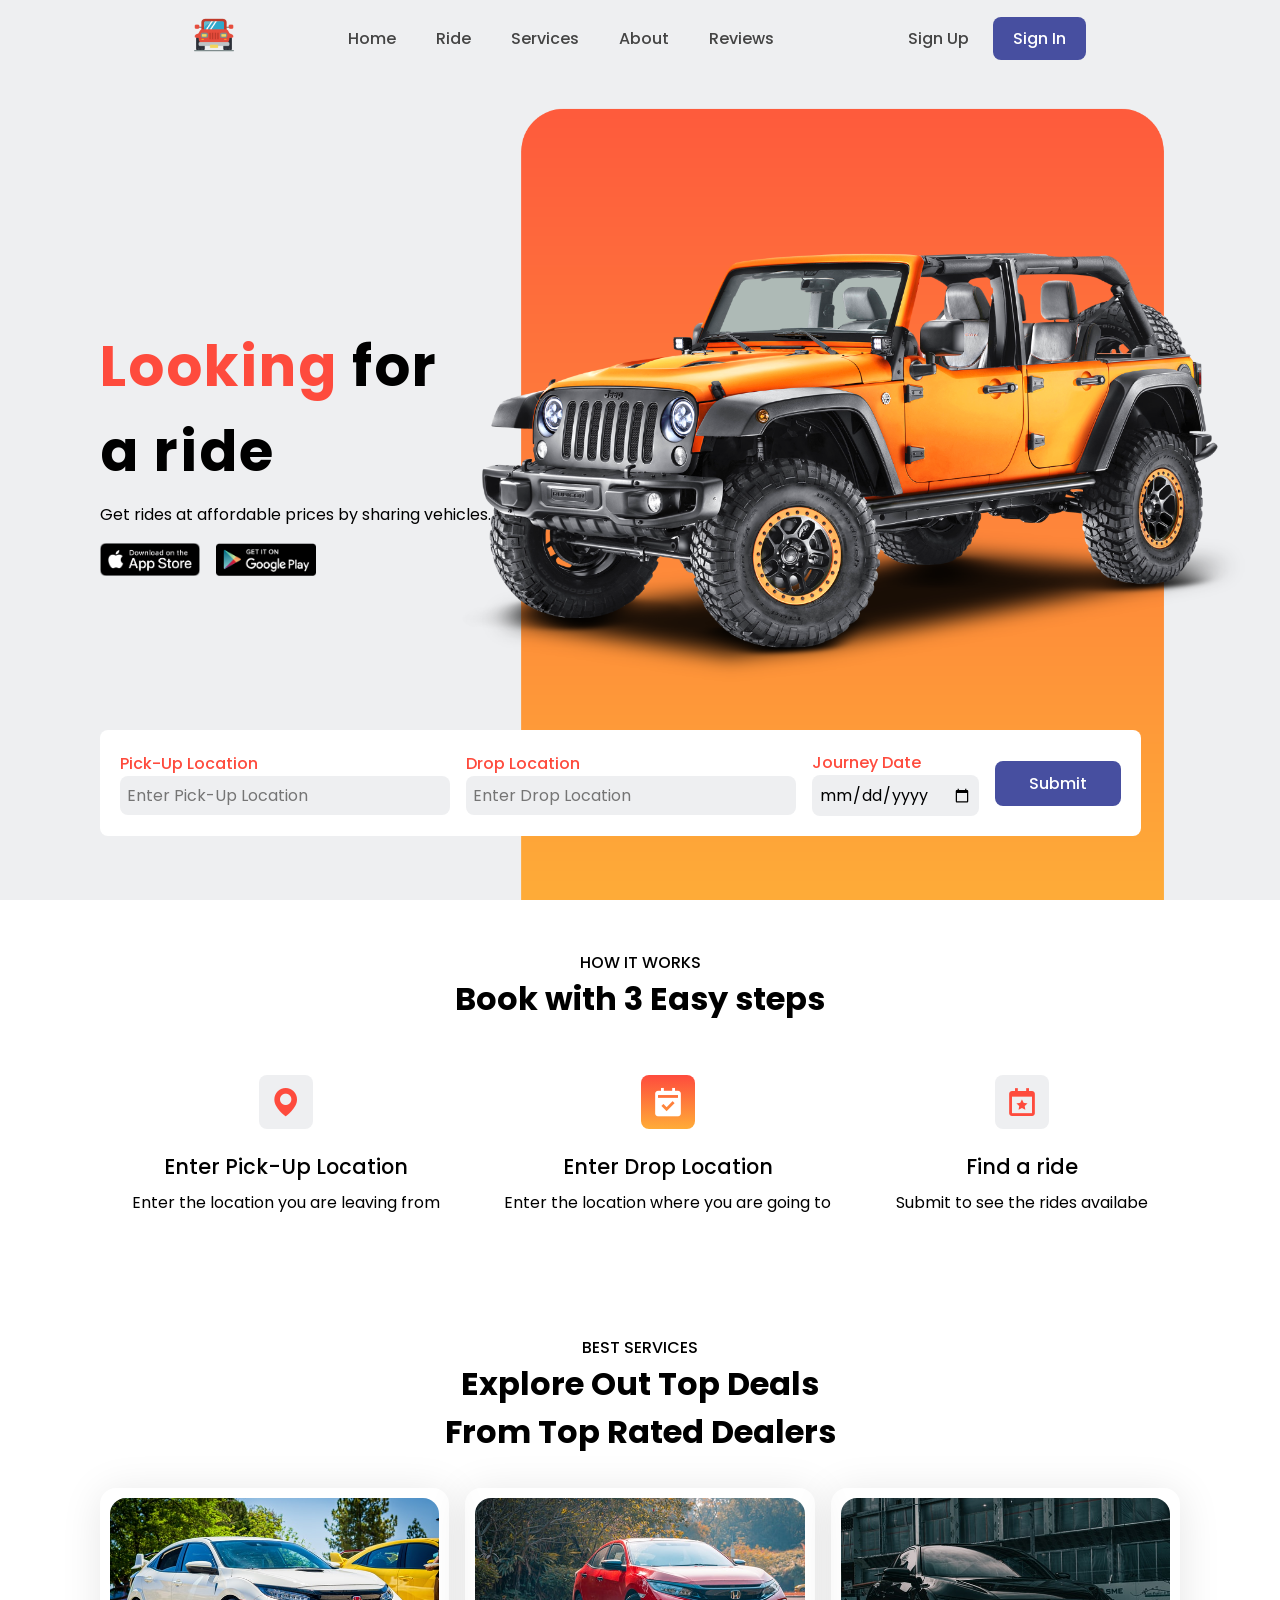
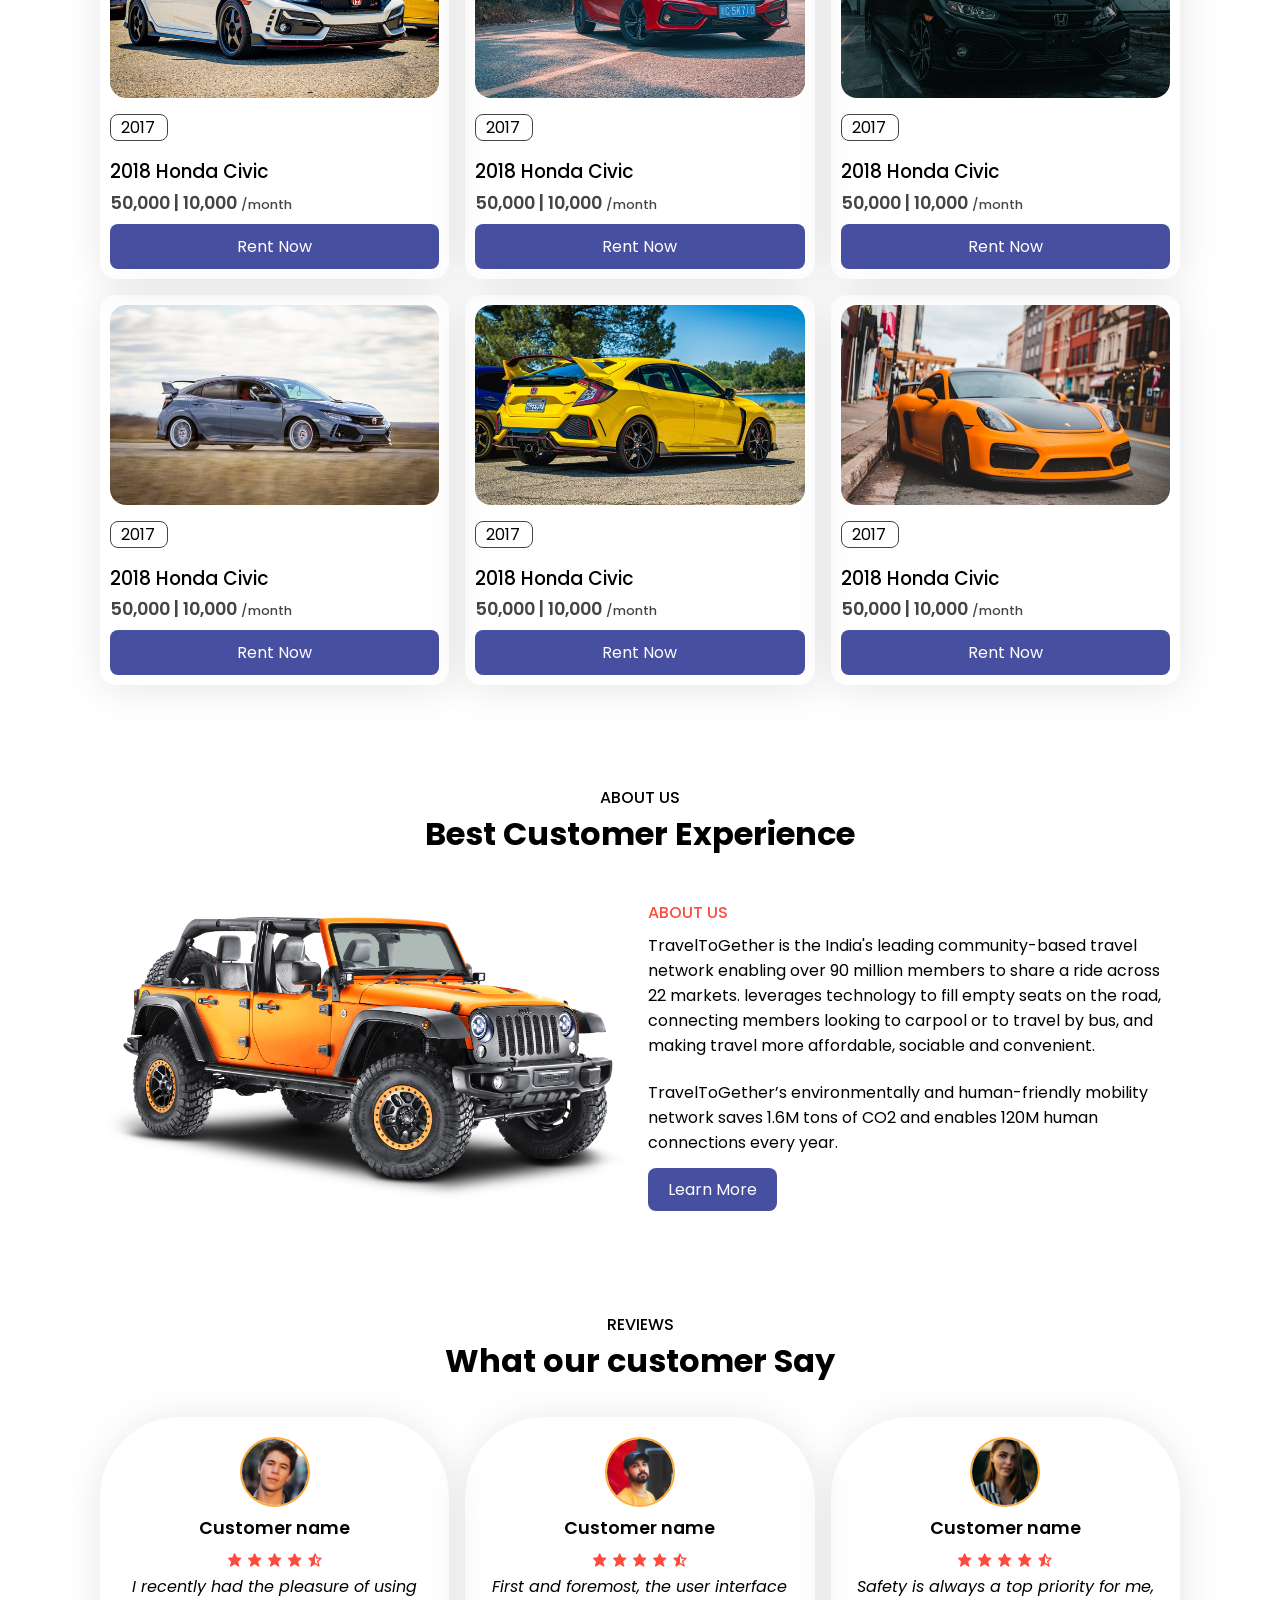
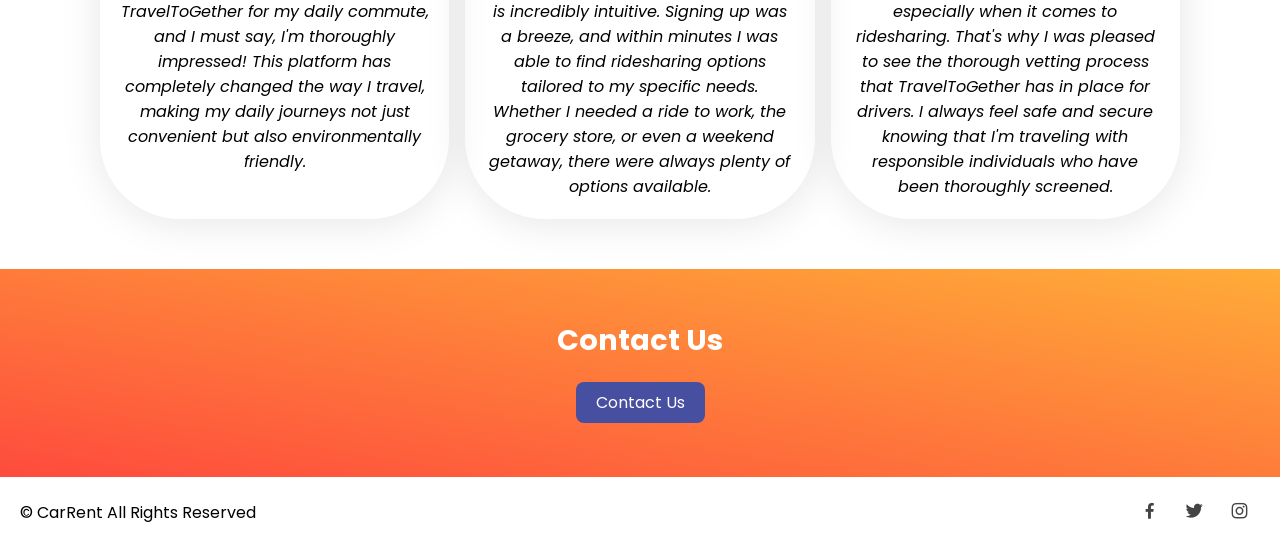
<file: Car Rental/website/index.html>
<!DOCTYPE html>
<html lang="en">
<head>
    <meta charset="UTF-8">
    <meta name="viewport" content="width=device-width, initial-scale=1.0">
    <title>Travel ToGetHer</title>
    <link rel="shortcut icon" href="./Images/favicon.ico" type="image/x-icon">
    <link rel="stylesheet" href="./style.css">
    <!-- <link rel="stylesheet" href="https://cdn.jsdelivr.net/npm/bootstrap@4.0.0/dist/css/bootstrap.min.css" integrity="sha384-Gn5384xqQ1aoWXA+058RXPxPg6fy4IWvTNh0E263XmFcJlSAwiGgFAW/dAiS6JXm" crossorigin="anonymous"> -->
    <link rel="stylesheet"
  href="https://cdn.jsdelivr.net/npm/boxicons@latest/css/boxicons.min.css">
</head>
<body>
    <header>
        <a href="#" class="logo"><img src="./Images/jeep.png"/></a>
        <div class="bx bx-menu" id="menu-icon"></div>

        <ul class="navbar">
            <li><a href="/home">Home</a></li>
            <li><a href="/ride">Ride</a></li>
            <li><a href="/services">Services</a></li>
            <li><a href="/about">About</a></li>
            <li><a href="/reviews">Reviews</a></li>
        </ul>

        <div class="header-btn">
            <a href="/sign" class="sign-up">Sign Up</a>
            <a href="/login" class="sign-in">Sign In</a>
        </div>
    </header>

    <!-- HomePage -->
    <section class="home" id="home">
        <div class="text">
            <div class="text">
            <h1><span>Looking</span> for <br>a ride</h1>
            <p>Get rides at affordable prices by sharing vehicles.</p>
            <div class="app-stores">
                <img src="./Images/ios.png">
                <img src="./Images/512x512.png" alt="">
            </div>
        </div>

        <div class="form-container">
            <form action="#">
                <div class="input-box">
                    <span>Pick-Up Location</span>
                    <input type="search" placeholder="Enter Pick-Up Location">
                </div>

                <div class="input-box">
                    <span>Drop Location</span>
                    <input type="search" placeholder="Enter Drop Location">
                </div>

                <div class="input-box">
                    <span>Journey Date</span>
                    <input type="date">
                </div>
                <input type="submit" class="btn">
            </form>
        </div>
    </section>

    <!-- Ride -->
    <section class="ride" id="ride">
        <div class="heading">
            <span>How It Works</span>
            <h1>Book with 3 Easy steps</h1>
        </div>
        <div class="ride-container">
            <div class="box">
                <i class='bx bxs-map'></i>
                <h2>Enter Pick-Up Location</h2>
                <p>Enter the location you are leaving from </p>
            </div>

            <div class="box">
                <i class='bx bxs-calendar-check' ></i>
                <h2>Enter Drop Location</h2>
                <p>Enter the location where you are going to</p>
            </div>

            <div class="box">
                <i class='bx bx-calendar-star'></i>
                <h2>Find a ride</h2>
                <p>Submit to see the rides availabe</p>
            </div>
        </div>
    </section>

    <!-- Services -->
    <section class="services" id="services">
        <div class="heading">
            <span>Best Services</span>
            <h1>Explore Out Top Deals <br>From Top Rated Dealers</h1>
        </div>
        <div class="services-container">
            <div class="box">
                <div class="box-img">
                    <img src="./Images/car1.jpg" alt="">
                </div>
                <p>2017</p>
                <h3>2018 Honda Civic</h3>
                <h2>50,000 | 10,000 <span>/month</span></h2>
                <a href="#" class="btn">Rent Now</a>
            </div>

            <div class="box">
                <div class="box-img">
                    <img src="./Images/car2.jpg" alt="">
                </div>
                <p>2017</p>
                <h3>2018 Honda Civic</h3>
                <h2>50,000 | 10,000 <span>/month</span></h2>
                <a href="#" class="btn">Rent Now</a>
            </div>

            <div class="box">
                <div class="box-img">
                    <img src="./Images/car3.jpg" alt="">
                </div>
                <p>2017</p>
                <h3>2018 Honda Civic</h3>
                <h2>50,000 | 10,000 <span>/month</span></h2>
                <a href="#" class="btn">Rent Now</a>
            </div>

            <div class="box">
                <div class="box-img">
                    <img src="./Images/car4.jpg" alt="">
                </div>
                <p>2017</p>
                <h3>2018 Honda Civic</h3>
                <h2>50,000 | 10,000 <span>/month</span></h2>
                <a href="#" class="btn">Rent Now</a>
            </div>

            <div class="box">
                <div class="box-img">
                    <img src="./Images/car5.jpg" alt="">
                </div>
                <p>2017</p>
                <h3>2018 Honda Civic</h3>
                <h2>50,000 | 10,000 <span>/month</span></h2>
                <a href="#" class="btn">Rent Now</a>
            </div>

            <div class="box">
                <div class="box-img">
                    <img src="./Images/car6.jpg" alt="">
                </div>
                <p>2017</p>
                <h3>2018 Honda Civic</h3>
                <h2>50,000 | 10,000 <span>/month</span></h2>
                <a href="#" class="btn">Rent Now</a>
            </div>
        </div>
    </section>

    <!-- About  -->
    <section class="about" id="about">
        <div class="heading">
            <span>About Us</span>
            <h1>Best Customer Experience</h1>
        </div>
        <div class="about-container">
            <div class="about-img">
                <img src="./Images/about.png" alt="">
            </div>
            <div class="about-text">
                <span>About Us</span>
                <p>TravelToGether is the India's leading community-based travel network enabling over 90 million members to share a ride across 22 markets. leverages technology to fill empty seats on the road, connecting members looking to carpool or to travel by bus, and making travel more affordable, sociable and convenient. </p> 
                <p>TravelToGether’s environmentally and human-friendly mobility network saves 1.6M tons of CO2 and enables 120M human connections every year.</p>
                <a href="#" class="btn">Learn More</a>
            </div>
        </div>
    </section>

    <!-- Reviews -->
    <section class="reviews" id="reviews">
        <div class="heading">
            <span>Reviews</span>
            <h1>What our customer Say</h1>
        </div>
        <div class="review-container">
            <div class="box">
                <div class="rev-img">
                    <img src="./Images/rev1.jpg" alt="">
                </div>
                <h2>Customer name</h2>
                <div class="stars">
                    <i class="bx bxs-star"></i>
                    <i class="bx bxs-star"></i>
                    <i class="bx bxs-star"></i>
                    <i class="bx bxs-star"></i>
                    <i class="bx bxs-star-half"></i>
                </div>
                <p>I recently had the pleasure of using TravelToGether for my daily commute, and I must say, I'm thoroughly impressed! This platform has completely changed the way I travel, making my daily journeys not just convenient but also environmentally friendly.</p>
                <!-- {{!-- <p>Lorem ipsum dolor sit, amet consectetur adipisicing elit. Reprehenderit, ab. Quasi saepe autem maiores dignissimos illo iusto perspiciatis!</p> --}} -->
            </div>

            <div class="box">
                <div class="rev-img">
                    <img src="./Images/rev2.jpg" alt="">
                </div>
                <h2>Customer name</h2>
                <div class="stars">
                    <i class="bx bxs-star"></i>
                    <i class="bx bxs-star"></i>
                    <i class="bx bxs-star"></i>
                    <i class="bx bxs-star"></i>
                    <i class="bx bxs-star-half"></i>
                </div>
                <p>First and foremost, the user interface is incredibly intuitive. Signing up was a breeze, and within minutes I was able to find ridesharing options tailored to my specific needs. Whether I needed a ride to work, the grocery store, or even a weekend getaway, there were always plenty of options available.</p>
                <!-- {{!-- <p>Lorem ipsum dolor sit amet consectetur, adipisicing elit. Dicta, inventore. Aperiam minima possimus accusantium et.</p> --}} -->
            </div>

            <div class="box">
                <div class="rev-img">
                    <img src="./Images/rev3.jpg" alt="">
                </div>
                <h2>Customer name</h2>
                <div class="stars">
                    <i class="bx bxs-star"></i>
                    <i class="bx bxs-star"></i>
                    <i class="bx bxs-star"></i>
                    <i class="bx bxs-star"></i>
                    <i class="bx bxs-star-half"></i>
                </div>
                <p>Safety is always a top priority for me, especially when it comes to ridesharing. That's why I was pleased to see the thorough vetting process that TravelToGether has in place for drivers. I always feel safe and secure knowing that I'm traveling with responsible individuals who have been thoroughly screened.</p>
                <!-- {{!-- <p>Lorem, ipsum dolor sit amet consectetur adipisicing elit. Aut nemo corporis exercitationem, veritatis porro veniam?</p> --}} -->
            </div>
        </div>
    </section>

    <!-- NewsLetter -->
    <!-- NewsLetter -->
    <section class="newsletter">
        <h2>Contact Us</h2>
        <div class="box">
            <!-- <input type="text" placeholder="Enter your Email..."> -->
            <a href="/contact" class="btn">Contact Us</a>
        </div>
    </section>

    <!-- Copyright -->
    <div class="copyright">
        <p>&#169 CarRent All Rights Reserved</p>
        <div class="social">
            <a href="#"><i class='bx bxl-facebook'></i></a>
            <a href="#"><i class="bx bxl-twitter"></i></a>
            <a href="#"><i class="bx bxl-instagram"></i></a>
        </div>
    </div>
</body>
<script src="./script.js"></script>
</html>
</file>
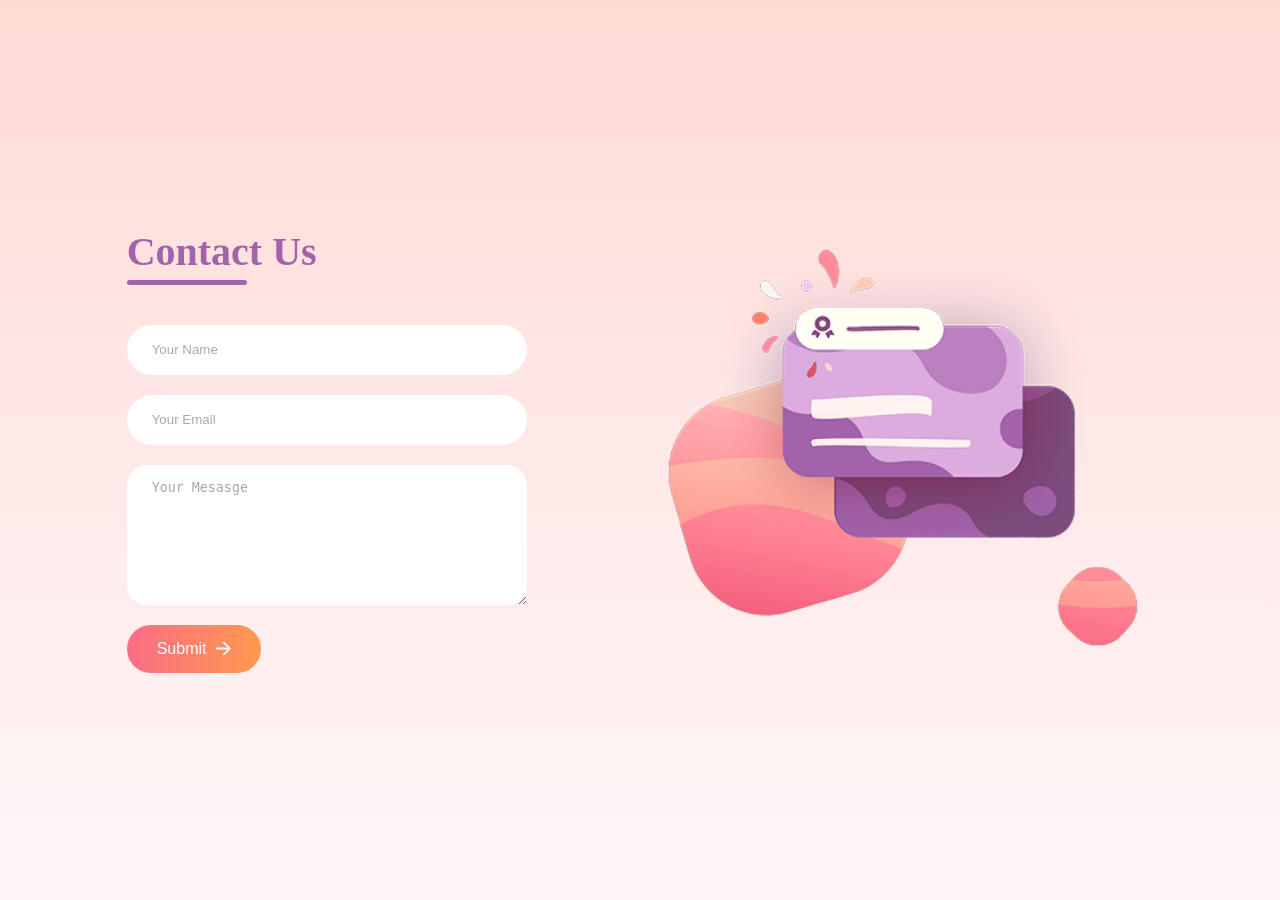
<file: Car Rental/website/contact.html>
<!DOCTYPE html>
<html lang="en">
<head>
    <meta charset="UTF-8">
    <meta name="viewport" content="width=device-width, initial-scale=1.0">
    <title>Contact Us</title>
    <link rel="stylesheet" href="contact.css">
</head>
<body>
    <div class="contact-container">
        <form action="https://api.web3forms.com/submit" method="POST" class="contact-left">
            <div class="contact-left-title">
                <h2>Contact Us</h2>
                <hr>
            </div>
            <input type="hidden" name="access_key" value="5b123dfd-d91c-4e31-85f4-f44971756596">
            <input type="text" name="name" class="contact-inputs" placeholder="Your Name" required>
            <input type="email" name="email" class="contact-inputs" placeholder="Your Email" required>
            <textarea name="message" placeholder="Your Mesasge" class="contact-inputs" required></textarea>
            <button type="submit">Submit <img src="./arrow_icon.png" alt="arrow img"></button>
        </form>
        <div class="contact-right"> 
            <img src="./right_img.png" alt="img">
        </div>
    </div>
</body>
</html>
</file>
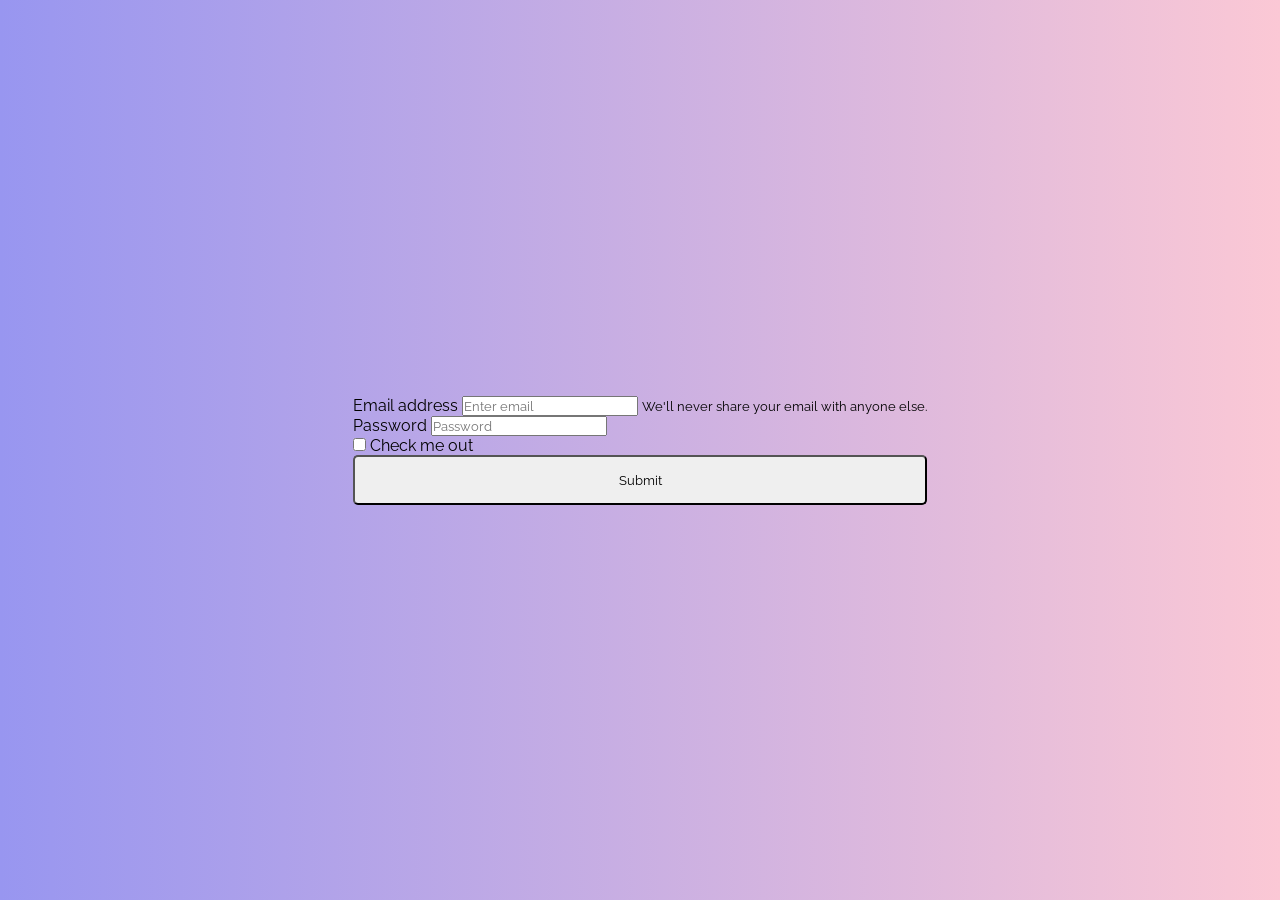
<file: Car Rental/website/sign.html>
<!DOCTYPE html>
<html lang="en" dir="ltr">
  <head>
    <meta charset="utf-8">
    <title>Sign Up | Log In</title>
    <link rel="stylesheet" href="style.css">
    <meta name="viewport" content="width=device-width, initial-scale=1.0">
    <link rel="stylesheet" href="./sign.css" />
  </head>
  <body>
   <form action="/login" class="login" method="POST">
      <div class="form-group">
         <label for="exampleInputEmail1">Email address</label>
         <input type="email" class="form-control" id="exampleInputEmail1" aria-describedby="emailHelp" placeholder="Enter email">
         <small id="emailHelp" class="form-text text-muted">We'll never share your email with anyone else.</small>
      </div>
      <div class="form-group">
         <label for="exampleInputPassword1">Password</label>
         <input type="password" class="form-control" id="exampleInputPassword1" placeholder="Password">
      </div>
      <div class="form-check">
         <input type="checkbox" class="form-check-input" id="exampleCheck1">
         <label class="form-check-label" for="exampleCheck1">Check me out</label>
      </div>
      <button type="submit" class="btn btn-primary">Submit</button>
   </form>
  </body>
</html>
</file>
<file: Car Rental/website/style.css>
@import url('https://fonts.googleapis.com/css2?family=Baloo+Bhai+2:wght@400..800&family=New+Tegomin&family=Poppins:ital,wght@0,100;0,200;0,300;0,400;0,500;0,600;0,700;0,800;0,900;1,100;1,200;1,300;1,400;1,500;1,600;1,700;1,800;1,900&display=swap');
*{
    margin: 0;
    padding: 0;
    box-sizing: border-box;
    scroll-padding-top: 2rem;
    scroll-behavior: smooth;
    list-style: none;
    text-decoration: none;
    font-family: "Poppins", sans-serif;
}

:root{
    --main-color: #fe4b3d;
    --second-color: #ffac38;
    --text-color: #444;
    --gradient: linear-gradient(#fe4b3d, #ffac38);
}

section{
    padding: 50px 100px;
}

header{
    position: fixed;
    width: 100%;
    top: 0;
    right: 0;
    z-index: 1000;
    display: flex;
    align-items: center;
    justify-content: space-evenly;
    background: #eeeff1;
    padding: 15px 100px;
}


.logo img{
    width: 40px;
}

.navbar{
    display: flex;
}

.navbar li{
    position: relative;
}

.navbar a{
    font-size: 1rem;
    padding: 10px 20px;
    color: var(--text-color);
    font-weight: 500;
}

.navbar a::after{
    content: '';
    width: 0;
    height: 3px;
    background: var(--gradient);
    position: absolute;
    bottom: -4px;
    left: 0;
    transition: 0.5s;

}

.navbar a:hover::after{
    width: 100%;
}

#menu-icon{
    font-size: 24px;
    cursor: pointer;
    z-index: 10001;
    display: none;
}

.header-btn a{
    padding: 10px 20px;
    color: var(--text-color);
    font-weight: 500;
}

.header-btn .sign-in{
    background: #474fa0;
    color: #fff;
    border-radius: 0.5rem;
}

.header-btn .sign-in:hover{
    background: var(--main-color);
}

.home{
    width: 100%;
    min-height: 100vh;
    position: relative;
    background: url("./Images/Car\ Website.png");
    background-repeat: no-repeat;
    background-position: center right;
    background-size: cover;
    display: grid;
    align-items: center;
    grid-template-columns: repeat(2,1fr);
}

.text h1{
    font-size: 3.5rem;
    letter-spacing: 2px;
}

.text span{
    color: var(--main-color);
}

.text p{
    margin: 0.5rem 0 1rem;
}

.app-stores{
    display: flex; 
}

.app-stores img{
    width: 100px;
    margin-right: 1rem;
    cursor: pointer;
}

.form-container form{
    display: flex;
    flex-wrap: wrap;
    align-items: center;
    gap: 1rem;
    position: absolute;
    bottom: 4rem;
    left: 100px;
    background: #fff;
    padding: 20px;
    border-radius: 0.5rem;
}

.input-box{
    flex: 1 1 7rem;
    display: flex;
    flex-direction: column;
}

.input-box span{
    font-weight: 500;
}

.input-box input{
    padding: 7px;
    outline: none;
    border: none;
    background: #eeeff1;
    border-radius: 0.5rem;
    font-size: 1rem;
}

.form-container form .btn{
    flex: 1 1 7rem;
    padding: 10px 34px ;
    border: none;
    border-radius: 0.5rem;
    background: #474fa0;
    color: #fff;
    font-size: 1rem;
    font-weight: 500;
}

.form-container form .btn:hover{
    background: var(--main-color);
}

.heading{
    text-align: center;
}
.heading span{
    font-weight: 500;
    text-transform: uppercase;
}

.heading h1{
    font-size: 2rem;
}

.ride-container{
    display: flex;
    align-items: center;
    justify-content: space-around;
    margin-top: 2rem;
}

.ride-container .box{
    text-align: center;
    padding: 20px;
}

.ride-container .box .bx{
    font-size: 34px;
    padding: 10px;
    background-color: #eeeff1;
    border-radius: 0.5rem;
    color: var(--main-color);
}

.ride-container .box h2{
    font-size: 1.3rem;
    font-weight: 500;
    margin: 1.4rem 0 0.5rem;
}

.ride-container .box .bx:hover, .ride-container .box .bxs-calendar-check{
    background: var(--gradient);
    color: #fff;
}

.services-container{
    display: grid;
    grid-template-columns: repeat(auto-fit, minmax(300px, auto));
    gap: 1rem;
    margin-top: 2rem;
}

.services-container .box{
    padding: 10px;
    border-radius: 1rem;
    box-shadow: 1px 4px 41px rgba(0,0,0,0.1);
}

.services-container .box .box-img{
    width: 100%;
    height: 200px;
}

.services-container .box .box-img img{
    width: 100%;
    height: 100%;
    border-radius: 1rem;
    object-fit: cover;
    object-position: center;
}

.services-container .box p{
    padding: 0 10px;
    border: 1px solid var(--text-color);
    width: 58px;
    border-radius: 0.5rem;
    margin: 1rem 0 1rem;
}

.services-container .box h3{
    font-weight: 500;
}

.services-container .box h2{
    font-size: 1.1rem;
    font-weight: 600;
    color: var(--text-color);
    margin: 0.2rem 0 0.5rem;
}

.services-container .box h2 span{
    font-size: 0.8rem;
    font-weight: 500;
    color: var(--text-color);
}

.services-container .box .btn{
    display: flex;
    justify-content: center;
    background: #474fa0;
    color: #fff;
    padding: 10px;
    border-radius: 0.5rem;
}

.services-container .box .btn:hover{
    background: var(--main-color);
}

.about-container{
    display: grid;
    grid-template-columns: repeat(2,1fr);
    margin-top: 2rem;
    align-items: center;
    gap: 1rem;
}
.about-img img{
    width: 100%;
}
.about-text span{
    font-weight: 500;
    color: var(--main-color);
    text-transform: uppercase;
}
.about-text p{
    margin: 0.5rem 0 1.4rem;
}
.about-text .btn{
    padding: 10px 20px;
    background: #474fa0;
    color: #fff;
    border-radius: 0.5rem;
}

.about-text .btn:hover{
    background: var(--main-color);
}

.review-container{
    display: grid;
    grid-template-columns: repeat(auto-fit,minmax(250px,auto));
    gap: 1rem;
    margin-top: 2rem;
}

.rev-img{
    width: 70px;
    height: 70px;
}

.rev-img img{
    width: 100%;
    height: 100%;
    border-radius: 50%;
    object-fit: cover;
    object-position: center;
    border: 2px solid var(--second-color);
}

.review-container .box{
    display: flex;
    flex-direction: column;
    align-items: center;
    text-align: center;
    padding: 20px;
    box-shadow: 1px 4px 41px rgba(0,0,0,0.1);
    border-radius: 5rem;
}

.review-container .box h2{
    font-size: 1.1rem;
    font-weight: 600;
    margin: 0.5rem 0 0.5rem;
}

.review-container .box p{
    font-style: italic;
}

.review-container .box .stars .bx{
    color: var(--main-color);
}

.newsletter{
    background: linear-gradient(to top right, #fe4b3d,#ffac38);
    display: flex;
    flex-direction: column;
    align-items: center;
}
.newsletter h2{
    color: #fff;
    font-size: 1.8rem;

}
.newsletter .box{
    margin-top: 1rem;
    border-radius: 0.5rem;
    padding: 4px 8px;
    width: 350px;
    display: flex;
    justify-content: center;
}
.newsletter .box input{
    border: none;
    outline: none;
}
.newsletter .box .btn{
    background: #474fa0;
    color: #fff;
    padding: 8px 20px;
    border-radius: 0.5rem;
}

.copyright{
    padding: 20px;
    display: flex;
    justify-content: space-between;
    align-items: center ;
}

.social a{
    color: #444;
    padding: 10px;
    font-size: 21px;
}

/* Making responsive */
@media (max-width:991px){
    header{
        padding: 18px 40px;
    }    
    section{
        padding: 50px 40px;
    }
}

@media (max-width:881px){
    .home{
        background-position: left;
    }    
    .form-container form{
        bottom: 0.2rem;
        left: 40px;
    }
}

@media (max-width:768px){
    header{
        padding: 11px 40px;
    }
    #menu-icon{
        display: initial;
    }
    .sign-up{
        display: none;
    }
    .text h1{
        font-size: 2.5rem;
    }
    .home{
        grid-template-columns: 1fr;
    }
    .form-container form{
        position: unset;
    }
    header .navbar{
        position: absolute;
        top: -500px;
        left: 0;
        right: 0;
        display: flex;
        flex-direction: column;
        background: #fff;
        box-shadow: 0 4px 4px rgba(0,0,0,0.1);
        transition: 0.2s ease;
        text-align: left;
    }
    .navbar.active {
        display: flex; /* Display when active */
        flex-direction: column; /* Stack items vertically */
        position: absolute; /* Positioning within the header */
        top: 100%; /* Place below the header */
        left: 0;
        width: 100%;
        background: #fff;
        z-index: 999; /* Ensure it appears above the header */
    }
    .navbar a{
        padding: 1rem;
        border-left: 2px solid var(--main-color);
        margin: 1rem;
        display: block;
    }
    .navbar a:hover{
        color: #fff;
        background: var(--main-color);
        border: none;
    }
    .navbar a::after{
        display: none;
    }
    .heading span{
        font-size: 0.9rem;
        font-weight: 600;
    }
    .heading h1{
        font-size: 1.3rem;
    }
    .about-container{
        grid-template-columns: 1fr;
        text-align: center;

    }
    .about-img{
        padding: 1rem;
        order: 2;
    }
}

@media (max-width:568px){
    .copyright{
        flex-direction: column;
    }
    .newsletter .box{
        width: 284px;
    }
    .form-container{
        padding-top: 2rem;
    }
}
@media (max-width:380px){
    header{
        padding: 6px 14px;
    }
    .logo img{
        width: 30px;
    }
    section{
        padding: 50px 14px;
    }
    .header-btn .sign-in{
        padding: 7px 10px;
        font-size: 14px;
        font-weight: 400;
    }
    .text h1{
        font-size: 2rem;
    }
    .form-container{
        padding-top: 2rem;
    }
    .services-container{
        grid-template-columns: repeat(auto-fit,minmax(254px, auto));
    }
}


/* Simple CSS3 Fade-in Animation */
@-webkit-keyframes fadeIn { from { opacity:0; } to { opacity:1; } }
@-moz-keyframes fadeIn { from { opacity:0; } to { opacity:1; } }
@keyframes fadeIn { from { opacity:0; } to { opacity:1; } }

.fadeIn {
  opacity:0;
  -webkit-animation:fadeIn ease-in 1;
  -moz-animation:fadeIn ease-in 1;
  animation:fadeIn ease-in 1;

  -webkit-animation-fill-mode:forwards;
  -moz-animation-fill-mode:forwards;
  animation-fill-mode:forwards;

  -webkit-animation-duration:1s;
  -moz-animation-duration:1s;
  animation-duration:1s;
}

.fadeIn.first {
  -webkit-animation-delay: 0.4s;
  -moz-animation-delay: 0.4s;
  animation-delay: 0.4s;
}

.fadeIn.second {
  -webkit-animation-delay: 0.6s;
  -moz-animation-delay: 0.6s;
  animation-delay: 0.6s;
}

.fadeIn.third {
  -webkit-animation-delay: 0.8s;
  -moz-animation-delay: 0.8s;
  animation-delay: 0.8s;
}

.fadeIn.fourth {
  -webkit-animation-delay: 1s;
  -moz-animation-delay: 1s;
  animation-delay: 1s;
}

.fadeInDown {
    -webkit-animation-name: fadeInDown;
    animation-name: fadeInDown;
    -webkit-animation-duration: 1s;
    animation-duration: 1s;
    -webkit-animation-fill-mode: both;
    animation-fill-mode: both;
  }
  
  @-webkit-keyframes fadeInDown {
    0% {
      opacity: 0;
      -webkit-transform: translate3d(0, -100%, 0);
      transform: translate3d(0, -100%, 0);
    }
    100% {
      opacity: 1;
      -webkit-transform: none;
      transform: none;
    }
  }
  
  @keyframes fadeInDown {
    0% {
      opacity: 0;
      -webkit-transform: translate3d(0, -100%, 0);
      transform: translate3d(0, -100%, 0);
    }
    100% {
      opacity: 1;
      -webkit-transform: none;
      transform: none;
    }
  }
</file>
<file: Car Rental/website/contact.css>
*{
    padding: 0;
    margin: 0;
    box-sizing: border-box;
}
body{
    font-family: 'Out-fit';
    background: linear-gradient(#ffdad5, #fff7f9);

}
.contact-container{
    height: 100vh;
    display: flex;
    align-items: center;
    justify-content: space-evenly;
}
.contact-left{
    display: flex;
    flex-direction: column;
    align-items: start;
    gap: 20px;
}
.contact-left-title h2{
    font-weight: 600;
    color: #a363aa;
    font-size: 40px;
    margin-bottom: 5px;
}
.contact-left-title hr{
    border: none;
    width: 120px;
    height: 5px;
    background-color: #a363aa;
    border-radius: 10px;
    margin-bottom: 20px;
}
.contact-inputs{
    width: 400px;
    height: 50px;
    border: none;
    outline: none;
    padding-left: 25px;
    font-weight: 500;
    color: #666;
    border-radius: 50px;
}
.contact-left textarea{
    height: 140px;
    padding-top: 15px;
    border-radius: 20px;
}
.contact-inputs:focus{
    border: 2px solid #ff994f;
}
.contact-inputs::placeholder{
    color: #a9a9a9;
}
.contact-left button{
    display: flex;
    align-items: center;
    padding: 15px 30px;
    font-size: 16px;
    color: #fff;
    gap: 10px;
    border: none;
    border-radius: 50px;
    background: linear-gradient(270deg, #ff994f, #fa6d86);
    cursor: pointer;
}
.contact-left button img{
    height: 15px;
}
.contact-right img{
    width: 500px;
}
@media(max-width:800px){
    .contact-inputs{
        width: 80vw;
    }
    .contact-right{
        display: none;
    }
}

a:hover{
    text-decoration: none;
}
</file>
<file: Car Rental/website/sign.css>
@import url('https://fonts.googleapis.com/css2?family=Raleway:wght@300&display=swap');

*{
  margin: 0;
  padding: 0;
  box-sizing: border-box;
  font-family: 'Raleway', sans-serif;
}
html,body{
  display: grid;
  height: 100%;
  width: 100%;
  place-items: center;
  background: -webkit-linear-gradient(left, #9896F0,#FBC8D5);
}
::selection{
  background: #12e8f0;
  color: #fff;
}
.wrapper{
  overflow: hidden;
  max-width: 390px;
  background: #fff;
  padding: 30px;
  border-radius: 17px;
  box-shadow: 0px 15px 20px rgba(0,0,0,0.1);
}
.wrapper .title-text{
  display: flex;
  width: 200%;
}
.wrapper .title{
  width: 50%;
  font-size: 35px;
  font-weight: 600;
  text-align: center;
  transition: all 0.6s cubic-bezier(0.68,-0.55,0.265,1.55);
}
.wrapper .slide-controls{
  position: relative;
  display: flex;
  height: 50px;
  width: 100%;
  overflow: hidden;
  margin: 30px 0 10px 0;
  justify-content: space-between;
  border: 1px solid lightgrey;
  border-radius: 5px;
}
.slide-controls .slide{
  height: 100%;
  width: 100%;
  color: #fff;
  font-size: 18px;
  font-weight: 500;
  text-align: center;
  line-height: 48px;
  cursor: pointer;
  z-index: 1;
  transition: all 0.6s ease;
}
.slide-controls label.signup{
  color: #000;
}
.slide-controls .slider-tab{
  position: absolute;
  height: 100%;
  width: 50%;
  left: 0;
  z-index: 0;
  border-radius: 5px;
  background: -webkit-linear-gradient(left, #FBEE97, #ADEDD5);
  transition: all 0.6s cubic-bezier(0.68,-0.55,0.265,1.55);
}
input[type="radio"]{
  display: none;
}
#signup:checked ~ .slider-tab{
  left: 50%;
}
#signup:checked ~ label.signup{
  color: #fff;
  cursor: default;
  user-select: none;
}
#signup:checked ~ label.login{
  color: #000;
}
#login:checked ~ label.signup{
  color: #000;
}
#login:checked ~ label.login{
  cursor: default;
  user-select: none;
}
.wrapper .form-container{
  width: 100%;
  overflow: hidden;
}
.form-container .form-inner{
  display: flex;
  width: 200%;
}
.form-container .form-inner form{
  width: 50%;
  transition: all 0.6s cubic-bezier(0.68,-0.55,0.265,1.55);
}
.form-inner form .field{
  height: 50px;
  width: 100%;
  margin-top: 20px;
}
.form-inner form .field input{
  height: 100%;
  width: 100%;
  outline: none;
  padding-left: 15px;
  border-radius: 5px;
  border: 1px solid lightgrey;
  border-bottom-width: 2px;
  font-size: 17px;
  transition: all 0.3s ease;
}
.form-inner form .field input:focus{
  border-color: #12e8f0;
}
.form-inner form .field input::placeholder{
  color: #999;
  transition: all 0.3s ease;
}
form .field input:focus::placeholder{
  color: #b3b3b3;
}
.form-inner form .pass-link{
  margin-top: 5px;
}
.form-inner form .signup-link{
  text-align: center;
  margin-top: 30px;
}
.form-inner form .pass-link a,
.form-inner form .signup-link a{
  color: #0e45dd;
  text-decoration: none;
}
.form-inner form .pass-link a:hover,
.form-inner form .signup-link a:hover{
  text-decoration: underline;
}
form .btn{
  height: 50px;
  width: 100%;
  border-radius: 5px;
  position: relative;
  overflow: hidden;
}
form .btn .btn-layer{
  height: 100%;
  width: 300%;
  position: absolute;
  left: -100%;
  background: -webkit-linear-gradient(right, #FBEE97, #ADEDD5, #FBEE97, #ADEDD5);
  border-radius: 5px;
  transition: all 0.4s ease;;
}
form .btn:hover .btn-layer{
  left: 0;
}
form .btn input[type="submit"]{
  height: 100%;
  width: 100%;
  z-index: 2;
  position: relative;
  background: none;
  border: none;
  color: #fff;
  padding-left: 0;
  border-radius: 10px;
  font-size: 20px;
  font-weight: 500;
  cursor: pointer;
}
</file>
